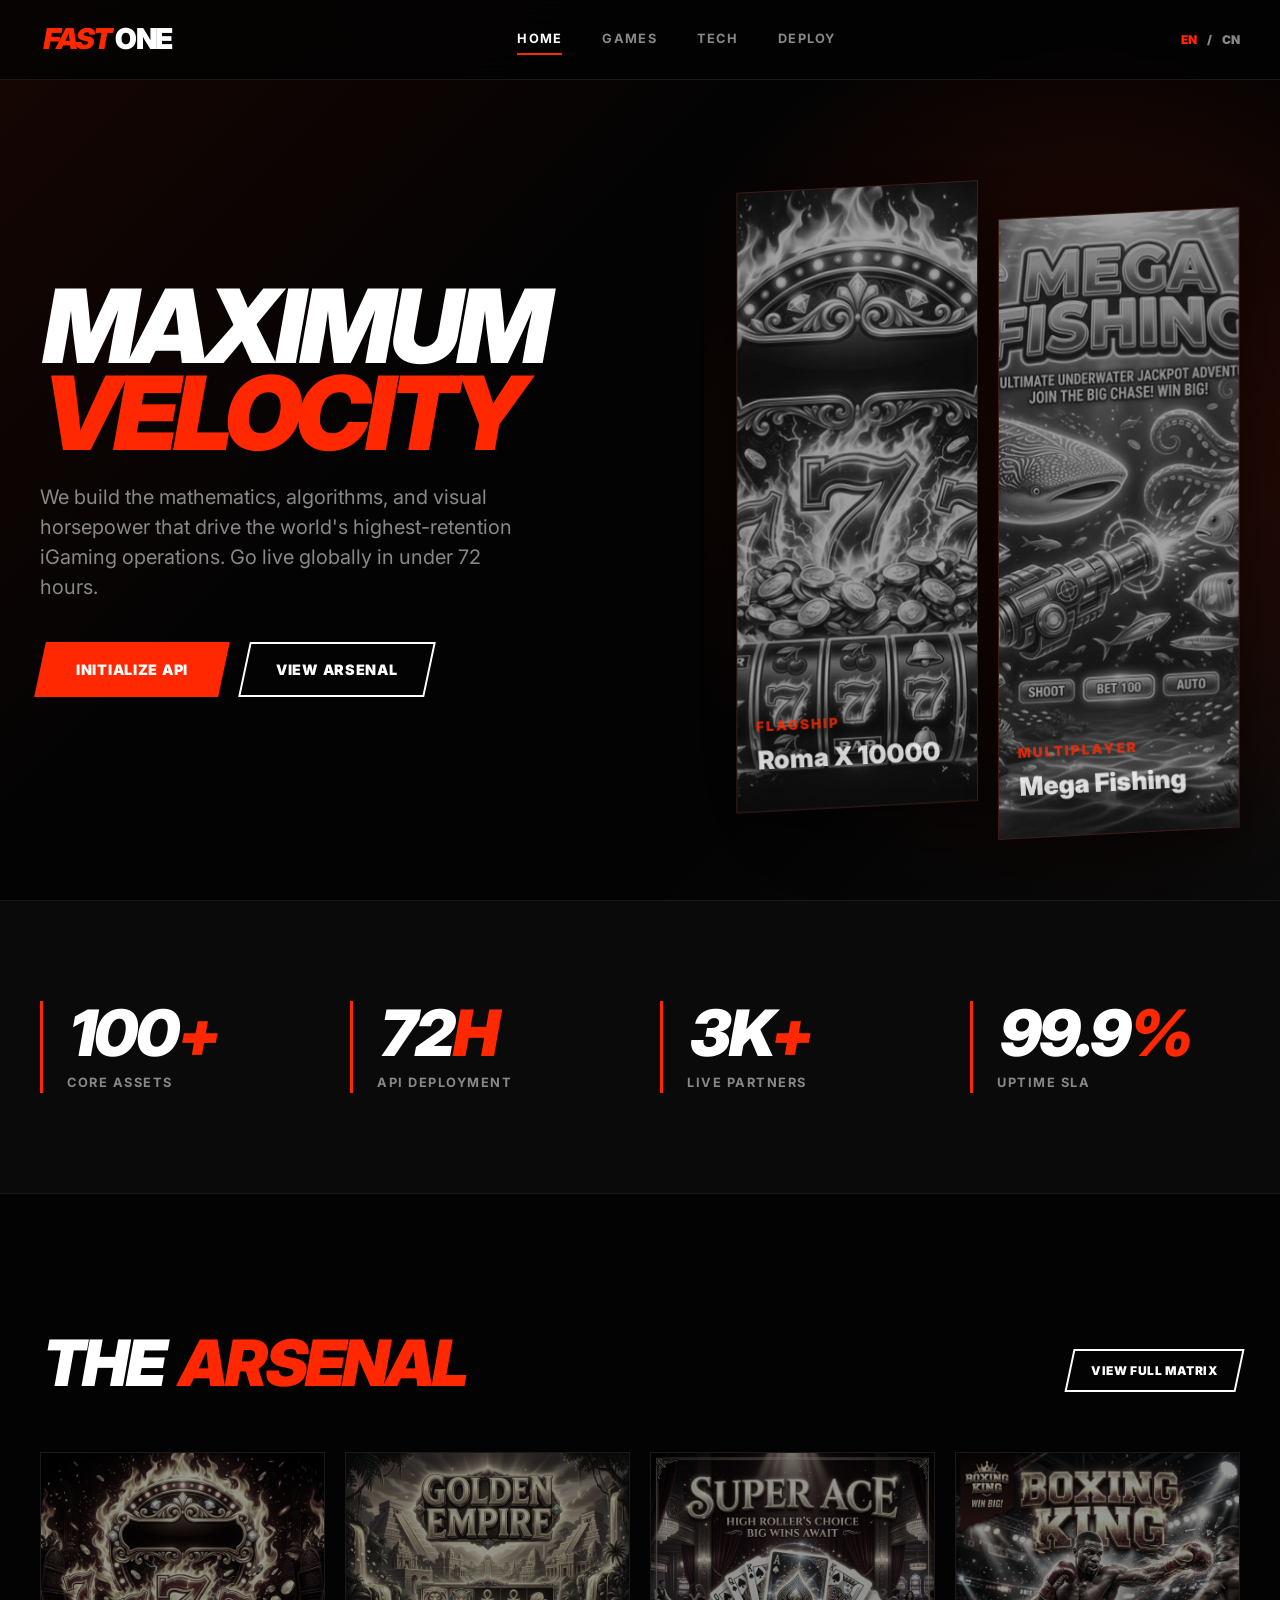
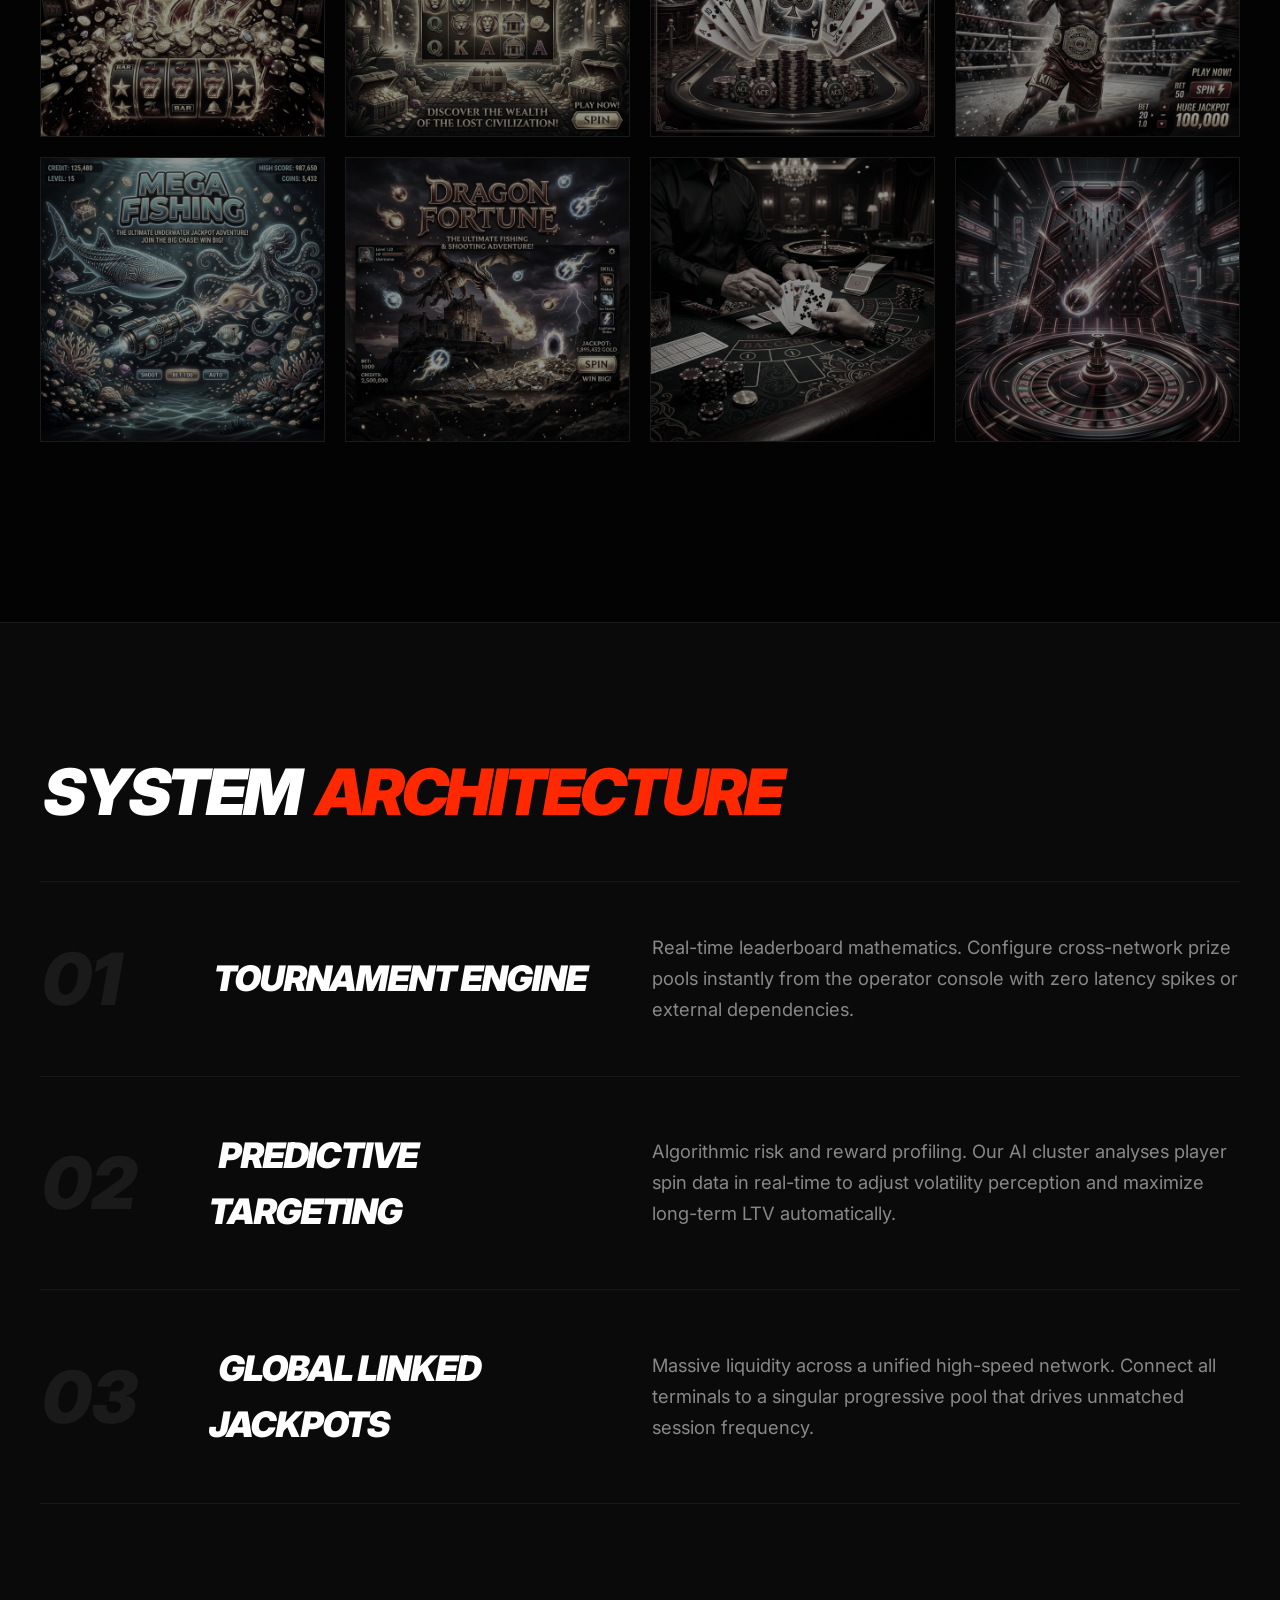
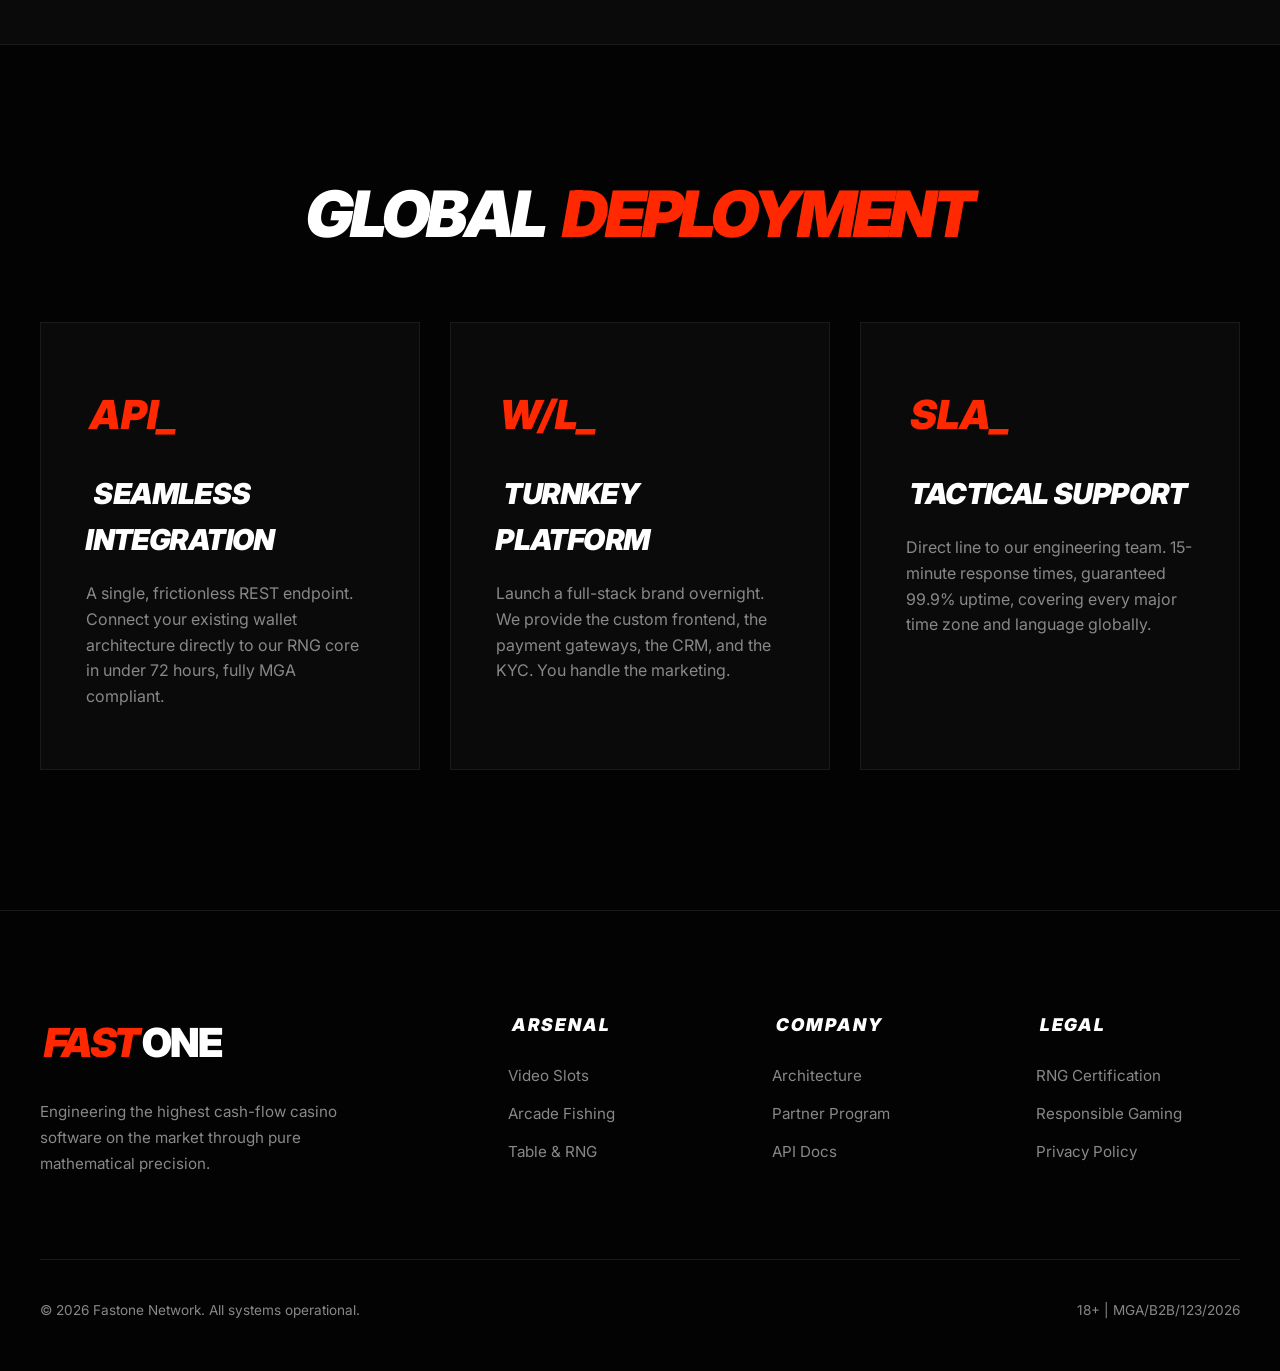
<file: index.html>
<!DOCTYPE html>
<html lang="en">
<head>
<meta charset="UTF-8">
<meta name="viewport" content="width=device-width, initial-scale=1.0">
<title>Fastone | The Zenith of iGaming Performance</title>
<link rel="stylesheet" href="style.css" />
</head>
<body>

<header id="header">
  <div class="container nav-wrap">
    <a href="index.html" class="logo"><span class="red-txt skew">FAST</span>ONE</a>
    <div class="nav-links">
      <a href="index.html" class="active">Home</a>
      <a href="games.html">Games</a>
      <a href="company.html">Tech</a>
      <a href="contact.html">Deploy</a>
    </div>
    <div class="lang">
      <span class="active">EN</span> / <span>CN</span>
    </div>
    <div class="menu-toggle" id="menu-toggle">
      <span></span>
      <span></span>
      <span></span>
    </div>
  </div>
</header>

<div class="mobile-nav" id="mobile-nav">
  <a href="index.html" class="active">Home</a>
  <a href="games.html">Games</a>
  <a href="company.html">Tech</a>
  <a href="contact.html">Deploy</a>
</div>

<section class="hero">
  <div class="container hero-grid">
    <div>
      <h1 class="h-title"><span class="skew">MAXIMUM</span><br><span class="red-txt skew">VELOCITY</span></h1>
      <p class="h-desc">We build the mathematics, algorithms, and visual horsepower that drive the world's highest-retention iGaming operations. Go live globally in under 72 hours.</p>
      <div class="h-actions">
        <a href="contact.html" class="btn-red"><span>Initialize API</span></a>
        <a href="games.html" class="btn-out"><span>View Arsenal</span></a>
      </div>
    </div>
    <div class="h-art" id="h-art">
      <!-- Injected via JS -->
    </div>
  </div>
</section>

<section class="stats">
  <div class="container stat-grid">
    <div class="stat-item"><div class="st-num skew">100<span class="red-txt">+</span></div><div class="st-lbl">Core Assets</div></div>
    <div class="stat-item"><div class="st-num skew">72<span class="red-txt">H</span></div><div class="st-lbl">API Deployment</div></div>
    <div class="stat-item"><div class="st-num skew">3K<span class="red-txt">+</span></div><div class="st-lbl">Live Partners</div></div>
    <div class="stat-item"><div class="st-num skew">99.9<span class="red-txt">%</span></div><div class="st-lbl">Uptime SLA</div></div>
  </div>
</section>

<section class="matrix">
  <div class="container">
    <div class="sec-head">
      <div>
        <h2 class="sec-title"><span class="skew">THE</span> <span class="s-red skew">ARSENAL</span></h2>
      </div>
      <a href="games.html" class="btn-out" style="padding: 10px 20px; font-size: 0.75rem;"><span>View Full Matrix</span></a>
    </div>
    <div class="grid-matrix" id="game-matrix">
      <!-- Injected via JS -->
    </div>
  </div>
</section>

<section class="arch">
  <div class="container">
    <h2 class="sec-title" style="margin-bottom: 60px;"><span class="skew">SYSTEM</span> <span class="s-red skew">ARCHITECTURE</span></h2>
    <div class="a-list">
      <div class="a-item">
        <div class="a-num skew">01</div>
        <div class="a-title skew">Tournament Engine</div>
        <div class="a-desc">Real-time leaderboard mathematics. Configure cross-network prize pools instantly from the operator console with zero latency spikes or external dependencies.</div>
      </div>
      <div class="a-item">
        <div class="a-num skew">02</div>
        <div class="a-title skew">Predictive Targeting</div>
        <div class="a-desc">Algorithmic risk and reward profiling. Our AI cluster analyses player spin data in real-time to adjust volatility perception and maximize long-term LTV automatically.</div>
      </div>
      <div class="a-item">
        <div class="a-num skew">03</div>
        <div class="a-title skew">Global Linked Jackpots</div>
        <div class="a-desc">Massive liquidity across a unified high-speed network. Connect all terminals to a singular progressive pool that drives unmatched session frequency.</div>
      </div>
    </div>
  </div>
</section>

<section class="deploy">
  <div class="container">
    <h2 class="sec-title" style="text-align: center; margin-bottom: 80px;"><span class="skew">GLOBAL</span> <span class="s-red skew">DEPLOYMENT</span></h2>
    <div class="d-grid">
      <div class="d-card">
        <div class="d-icon skew">API_</div>
        <div class="d-title skew">Seamless Integration</div>
        <div class="d-desc">A single, frictionless REST endpoint. Connect your existing wallet architecture directly to our RNG core in under 72 hours, fully MGA compliant.</div>
      </div>
      <div class="d-card">
        <div class="d-icon skew">W/L_</div>
        <div class="d-title skew">Turnkey Platform</div>
        <div class="d-desc">Launch a full-stack brand overnight. We provide the custom frontend, the payment gateways, the CRM, and the KYC. You handle the marketing.</div>
      </div>
      <div class="d-card">
        <div class="d-icon skew">SLA_</div>
        <div class="d-title skew">Tactical Support</div>
        <div class="d-desc">Direct line to our engineering team. 15-minute response times, guaranteed 99.9% uptime, covering every major time zone and language globally.</div>
      </div>
    </div>
  </div>
</section>

<footer>
  <div class="container">
    <div class="f-grid">
      <div>
        <div class="f-logo"><span class="red-txt skew">FAST</span>ONE</div>
        <div class="f-desc">Engineering the highest cash-flow casino software on the market through pure mathematical precision.</div>
      </div>
      <div>
        <div class="f-title skew">Arsenal</div>
        <a href="games.html" class="f-link">Video Slots</a>
        <a href="games.html" class="f-link">Arcade Fishing</a>
        <a href="games.html" class="f-link">Table & RNG</a>
      </div>
      <div>
        <div class="f-title skew">Company</div>
        <a href="company.html" class="f-link">Architecture</a>
        <a href="contact.html" class="f-link">Partner Program</a>
        <a href="#" class="f-link">API Docs</a>
      </div>
      <div>
        <div class="f-title skew">Legal</div>
        <a href="#" class="f-link">RNG Certification</a>
        <a href="#" class="f-link">Responsible Gaming</a>
        <a href="#" class="f-link">Privacy Policy</a>
      </div>
    </div>
    <div class="f-bot">
      <div>&copy; 2026 Fastone Network. All systems operational.</div>
      <div>18+ | MGA/B2B/123/2026</div>
    </div>
  </div>
</footer>

<script src="app.js"></script>
<script>
// MOBILE MENU LOGIC
const toggle = document.getElementById('menu-toggle');
const mobileNav = document.getElementById('mobile-nav');
const header = document.getElementById('header');

toggle.addEventListener('click', () => {
  toggle.classList.toggle('active');
  mobileNav.classList.toggle('active');
  document.body.style.overflow = mobileNav.classList.contains('active') ? 'hidden' : '';
});

// Close menu on link click
mobileNav.querySelectorAll('a').forEach(link => {
  link.addEventListener('click', () => {
    toggle.classList.remove('active');
    mobileNav.classList.remove('active');
    document.body.style.overflow = '';
  });
});

// Scroll background change
window.addEventListener('scroll', () => {
  if (window.scrollY > 50) {
    header.style.background = 'rgba(3,3,3,0.95)';
    header.style.height = '70px';
  } else {
    header.style.background = 'rgba(3,3,3,0.8)';
    header.style.height = '80px';
  }
});

// STRICT IMAGE ENFORCEMENT logic
document.addEventListener('DOMContentLoaded', () => {
  if (typeof GAMES === 'undefined' || typeof getGameImg === 'undefined') return;

  const heroArt = document.getElementById('h-art');
  const picks = [GAMES[0], GAMES[35]];
  
  if (heroArt) {
    heroArt.innerHTML = picks.map((g, i) => `
      <div class="ha-card" style="${i === 1 ? 'transform: translateY(40px);' : ''}">
        <img src="${getGameImg(g.name)}" alt="${g.name}">
        <div class="ha-text"><span>${i === 0 ? 'FLAGSHIP' : 'MULTIPLAYER'}</span>${g.name}</div>
      </div>
    `).join('');
  }

  const matrix = document.getElementById('game-matrix');
  const matrixPicks = [GAMES[0], GAMES[1], GAMES[2], GAMES[3], GAMES[35], GAMES[36], GAMES[40], GAMES[49]];

  if (matrix) {
    matrix.innerHTML = matrixPicks.map(g => !g ? '' : `
      <div class="m-card" onclick="alert('Demo: ${g.name.replace(/'/g,"\\'")}!')">
        <img src="${getGameImg(g.name)}" alt="${g.name}">
        <div class="m-card-info">
          <div class="mc-cat">${g.category}</div>
          <div class="mc-name">${g.name}</div>
          <div class="mc-play">PLAY DEMO</div>
        </div>
      </div>
    `).join('');
  }
});
</script>
</body>
</html>
</file>
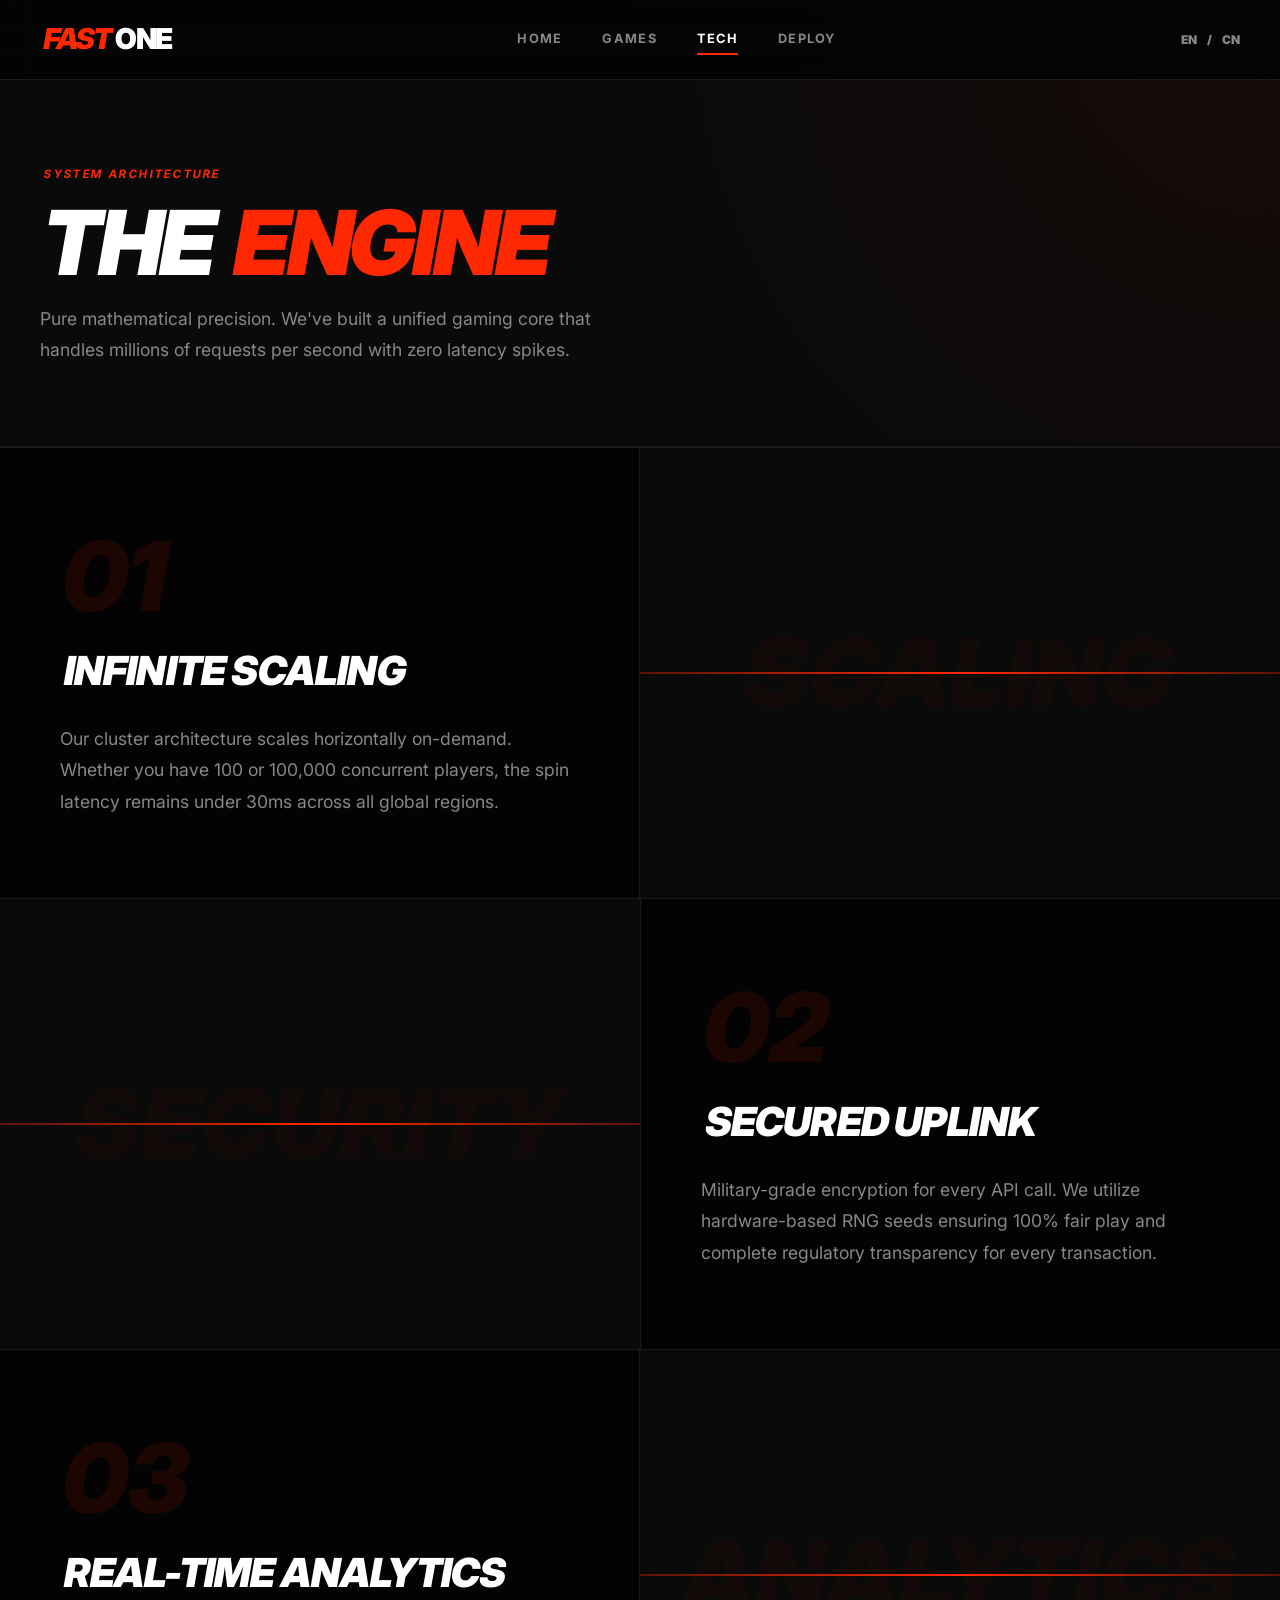
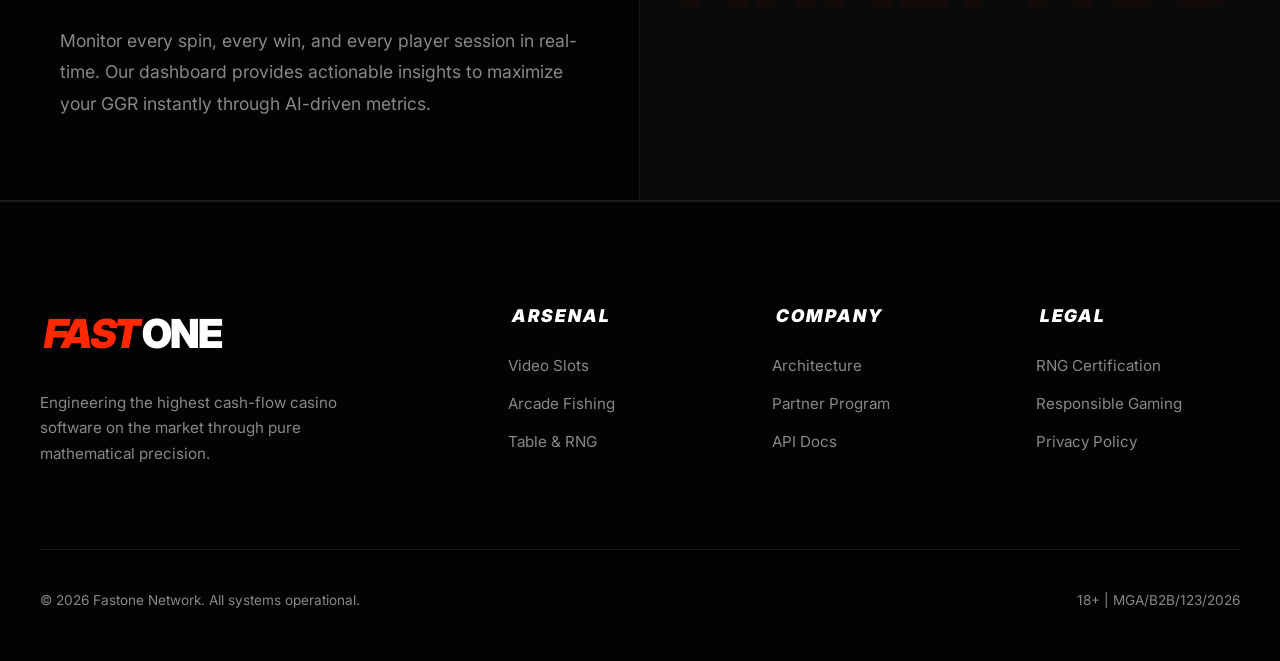
<file: company.html>
<!DOCTYPE html>
<html lang="en">
<head>
<meta charset="UTF-8">
<meta name="viewport" content="width=device-width, initial-scale=1.0">
<title>Fastone | Tech Architecture</title>
<link rel="stylesheet" href="style.css" />
</head>
<body>

<header id="header">
  <div class="container nav-wrap">
    <a href="index.html" class="logo"><span class="red-txt skew">FAST</span>ONE</a>
    <div class="nav-links">
      <a href="index.html">Home</a>
      <a href="games.html">Games</a>
      <a href="company.html" class="active">Tech</a>
      <a href="contact.html">Deploy</a>
    </div>
    <div class="lang">
      <span>EN</span> / <span>CN</span>
    </div>
    <div class="menu-toggle" id="menu-toggle">
      <span></span>
      <span></span>
      <span></span>
    </div>
  </div>
</header>

<div class="mobile-nav" id="mobile-nav">
  <a href="index.html">Home</a>
  <a href="games.html">Games</a>
  <a href="company.html" class="active">Tech</a>
  <a href="contact.html">Deploy</a>
</div>

<section class="pg-head">
  <div class="container">
    <div class="tag skew">System Architecture</div>
    <h1 class="pg-title"><span class="skew">THE</span> <span class="red-txt skew">ENGINE</span></h1>
    <p class="pg-desc">Pure mathematical precision. We've built a unified gaming core that handles millions of requests per second with zero latency spikes.</p>
  </div>
</section>

<section class="tech-grid">
  <div class="tech-item">
    <div class="tech-info">
      <div class="t-num skew">01</div>
      <h2 class="t-title skew">Infinite Scaling</h2>
      <p class="t-desc">Our cluster architecture scales horizontally on-demand. Whether you have 100 or 100,000 concurrent players, the spin latency remains under 30ms across all global regions.</p>
    </div>
    <div class="t-vis">
      <div class="t-vis-bg skew">SCALING</div>
      <div class="t-vis-line"></div>
    </div>
  </div>
  
  <div class="tech-item">
    <div class="tech-info">
      <div class="t-num skew">02</div>
      <h2 class="t-title skew">Secured Uplink</h2>
      <p class="t-desc">Military-grade encryption for every API call. We utilize hardware-based RNG seeds ensuring 100% fair play and complete regulatory transparency for every transaction.</p>
    </div>
    <div class="t-vis">
      <div class="t-vis-bg skew">SECURITY</div>
      <div class="t-vis-line"></div>
    </div>
  </div>

  <div class="tech-item">
    <div class="tech-info">
      <div class="t-num skew">03</div>
      <h2 class="t-title skew">Real-time Analytics</h2>
      <p class="t-desc">Monitor every spin, every win, and every player session in real-time. Our dashboard provides actionable insights to maximize your GGR instantly through AI-driven metrics.</p>
    </div>
    <div class="t-vis">
      <div class="t-vis-bg skew">ANALYTICS</div>
      <div class="t-vis-line"></div>
    </div>
  </div>
</section>

<footer>
  <div class="container">
    <div class="f-grid">
      <div>
        <div class="f-logo"><span class="red-txt skew">FAST</span>ONE</div>
        <div class="f-desc">Engineering the highest cash-flow casino software on the market through pure mathematical precision.</div>
      </div>
      <div>
        <div class="f-title skew">Arsenal</div>
        <a href="games.html" class="f-link">Video Slots</a>
        <a href="games.html" class="f-link">Arcade Fishing</a>
        <a href="games.html" class="f-link">Table & RNG</a>
      </div>
      <div>
        <div class="f-title skew">Company</div>
        <a href="company.html" class="f-link">Architecture</a>
        <a href="contact.html" class="f-link">Partner Program</a>
        <a href="#" class="f-link">API Docs</a>
      </div>
      <div>
        <div class="f-title skew">Legal</div>
        <a href="#" class="f-link">RNG Certification</a>
        <a href="#" class="f-link">Responsible Gaming</a>
        <a href="#" class="f-link">Privacy Policy</a>
      </div>
    </div>
    <div class="f-bot">
      <div>&copy; 2026 Fastone Network. All systems operational.</div>
      <div>18+ | MGA/B2B/123/2026</div>
    </div>
  </div>
</footer>

<script>
// MOBILE MENU LOGIC
const toggle = document.getElementById('menu-toggle');
const mobileNav = document.getElementById('mobile-nav');
const header = document.getElementById('header');

toggle.addEventListener('click', () => {
  toggle.classList.toggle('active');
  mobileNav.classList.toggle('active');
  document.body.style.overflow = mobileNav.classList.contains('active') ? 'hidden' : '';
});

mobileNav.querySelectorAll('a').forEach(link => {
  link.addEventListener('click', () => {
    toggle.classList.remove('active');
    mobileNav.classList.remove('active');
    document.body.style.overflow = '';
  });
});

window.addEventListener('scroll', () => {
  if (window.scrollY > 50) {
    header.style.background = 'rgba(3,3,3,0.95)';
    header.style.height = '70px';
  } else {
    header.style.background = 'rgba(3,3,3,0.8)';
    header.style.height = '80px';
  }
});
</script>
</body>
</html>
</file>
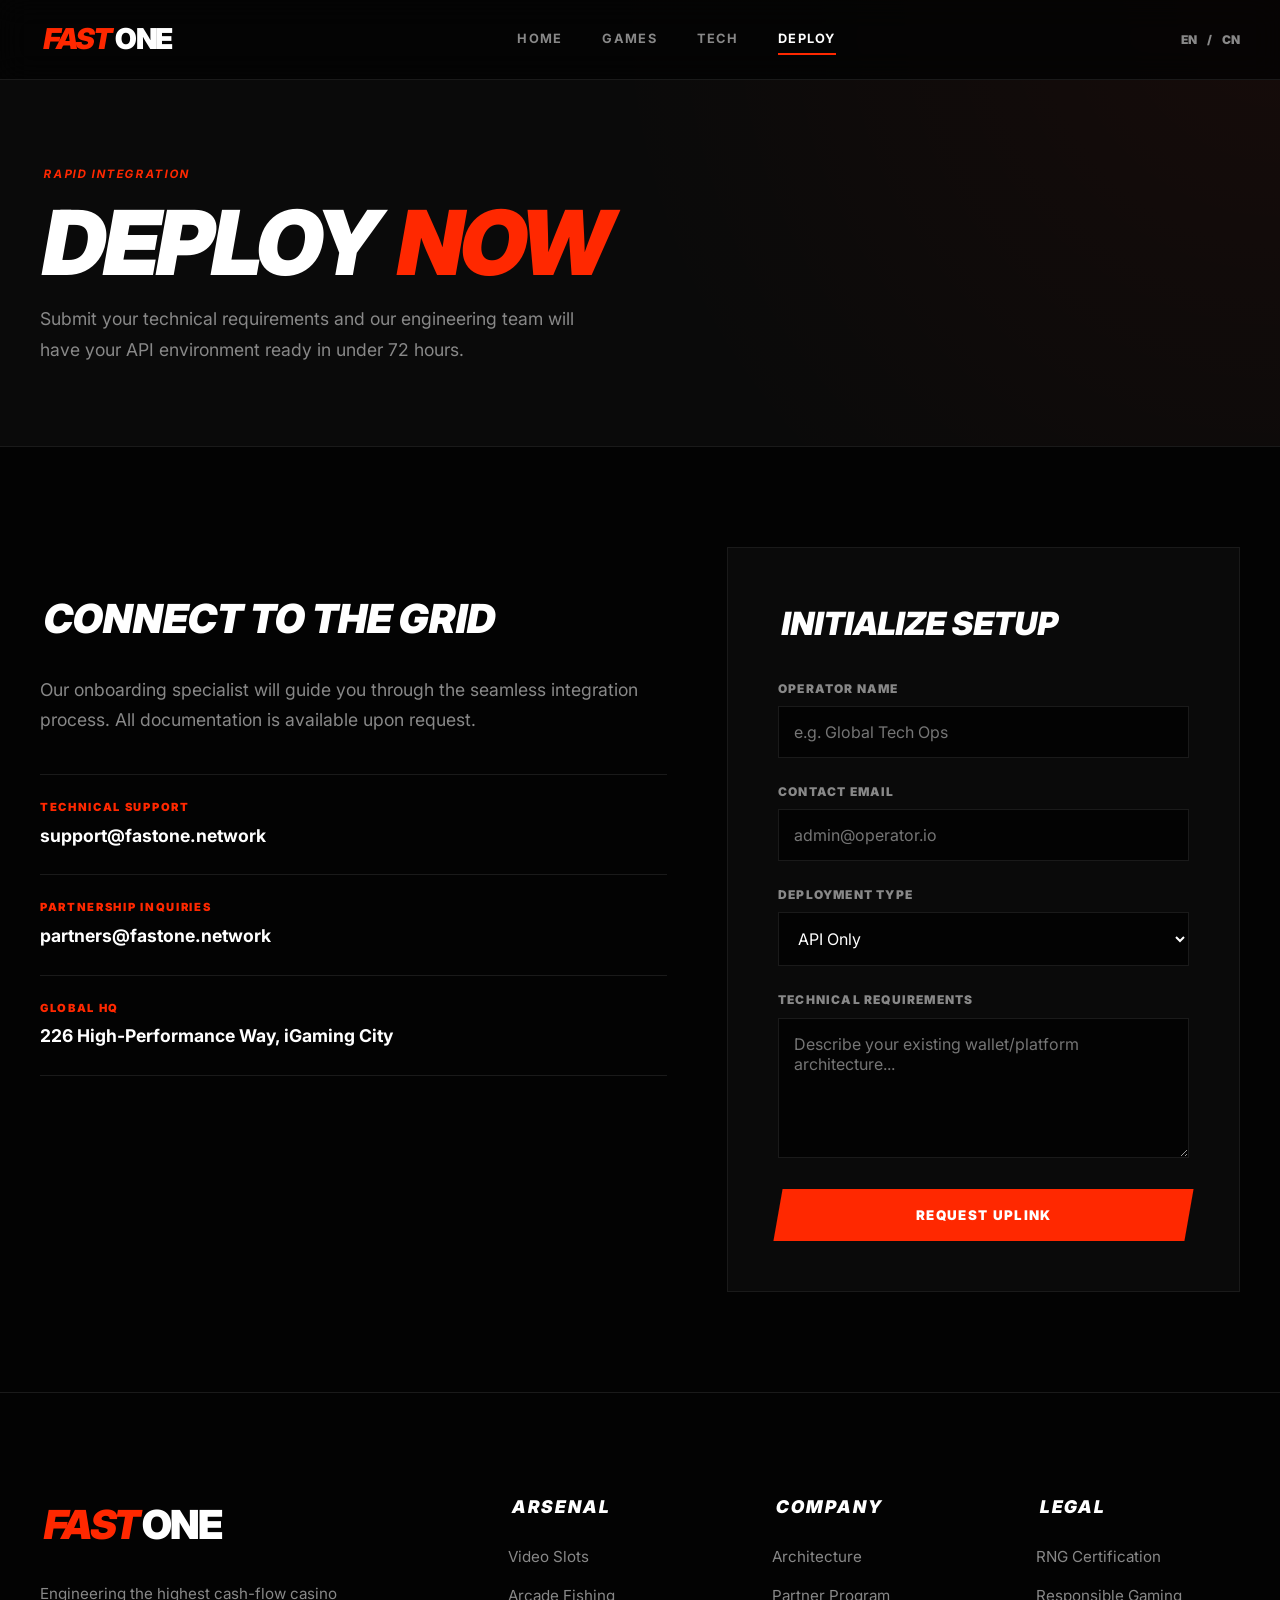
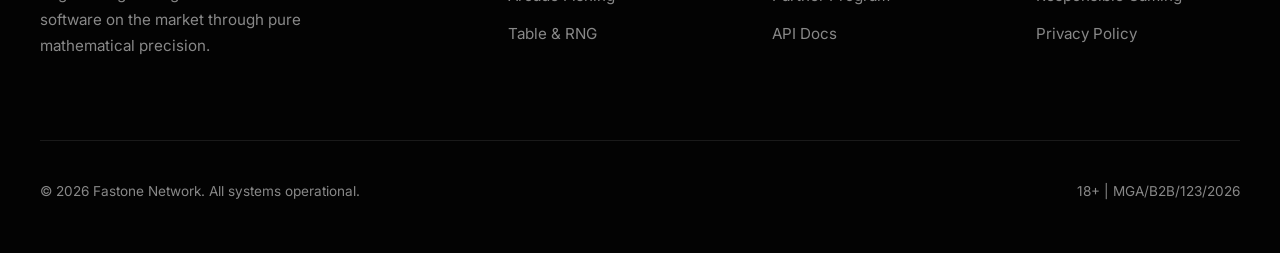
<file: contact.html>
<!DOCTYPE html>
<html lang="en">
<head>
<meta charset="UTF-8">
<meta name="viewport" content="width=device-width, initial-scale=1.0">
<title>Fastone | Deploy Now</title>
<link rel="stylesheet" href="style.css" />
</head>
<body>

<header id="header">
  <div class="container nav-wrap">
    <a href="index.html" class="logo"><span class="red-txt skew">FAST</span>ONE</a>
    <div class="nav-links">
      <a href="index.html">Home</a>
      <a href="games.html">Games</a>
      <a href="company.html">Tech</a>
      <a href="contact.html" class="active">Deploy</a>
    </div>
    <div class="lang">
      <span>EN</span> / <span>CN</span>
    </div>
    <div class="menu-toggle" id="menu-toggle">
      <span></span>
      <span></span>
      <span></span>
    </div>
  </div>
</header>

<div class="mobile-nav" id="mobile-nav">
  <a href="index.html">Home</a>
  <a href="games.html">Games</a>
  <a href="company.html">Tech</a>
  <a href="contact.html" class="active">Deploy</a>
</div>

<section class="page-hero">
  <div class="container">
    <div class="tag skew">Rapid Integration</div>
    <h1 class="page-hero__title"><span class="skew">DEPLOY</span> <span class="red-txt skew">NOW</span></h1>
    <p class="page-hero__sub">Submit your technical requirements and our engineering team will have your API environment ready in under 72 hours.</p>
  </div>
</section>

<section class="container">
  <div class="deploy-grid">
    <div class="info-box">
      <h3 class="skew">Connect to the Grid</h3>
      <p class="info-desc">Our onboarding specialist will guide you through the seamless integration process. All documentation is available upon request.</p>
      
      <div class="i-list">
        <div class="i-item">
          <div class="i-lbl">Technical Support</div>
          <div class="i-val">support@fastone.network</div>
        </div>
        <div class="i-item">
          <div class="i-lbl">Partnership Inquiries</div>
          <div class="i-val">partners@fastone.network</div>
        </div>
        <div class="i-item">
          <div class="i-lbl">Global HQ</div>
          <div class="i-val">226 High-Performance Way, iGaming City</div>
        </div>
      </div>
    </div>

    <div class="form-box">
      <h3 class="fm-title skew">Initialize Setup</h3>
      <form id="contact-form" onsubmit="event.preventDefault(); alert('Request Received! Our engineering team will contact you within 15 minutes.');">
        <div class="fm-grp">
          <label class="fm-lbl">Operator Name</label>
          <input type="text" class="fm-input" placeholder="e.g. Global Tech Ops" required>
        </div>
        <div class="fm-grp">
          <label class="fm-lbl">Contact Email</label>
          <input type="email" class="fm-input" placeholder="admin@operator.io" required>
        </div>
        <div class="fm-grp">
          <label class="fm-lbl">Deployment Type</label>
          <select class="fm-input">
            <option>API Only</option>
            <option>White Label Solution</option>
            <option>Turnkey Platform</option>
          </select>
        </div>
        <div class="fm-grp">
          <label class="fm-lbl">Technical Requirements</label>
          <textarea class="fm-input" placeholder="Describe your existing wallet/platform architecture..."></textarea>
        </div>
        <button type="submit" class="btn-submit"><span class="skew">Request Uplink</span></button>
      </form>
    </div>
  </div>
</section>

<footer>
  <div class="container">
    <div class="f-grid">
      <div>
        <div class="f-logo"><span class="red-txt skew">FAST</span>ONE</div>
        <div class="f-desc">Engineering the highest cash-flow casino software on the market through pure mathematical precision.</div>
      </div>
      <div>
        <div class="f-title skew">Arsenal</div>
        <a href="games.html" class="f-link">Video Slots</a>
        <a href="games.html" class="f-link">Arcade Fishing</a>
        <a href="games.html" class="f-link">Table & RNG</a>
      </div>
      <div>
        <div class="f-title skew">Company</div>
        <a href="company.html" class="f-link">Architecture</a>
        <a href="contact.html" class="f-link">Partner Program</a>
        <a href="#" class="f-link">API Docs</a>
      </div>
      <div>
        <div class="f-title skew">Legal</div>
        <a href="#" class="f-link">RNG Certification</a>
        <a href="#" class="f-link">Responsible Gaming</a>
        <a href="#" class="f-link">Privacy Policy</a>
      </div>
    </div>
    <div class="f-bot">
      <div>&copy; 2026 Fastone Network. All systems operational.</div>
      <div>18+ | MGA/B2B/123/2026</div>
    </div>
  </div>
</footer>

<script>
// MOBILE MENU LOGIC
const toggle = document.getElementById('menu-toggle');
const mobileNav = document.getElementById('mobile-nav');
const header = document.getElementById('header');

toggle.addEventListener('click', () => {
  toggle.classList.toggle('active');
  mobileNav.classList.toggle('active');
  document.body.style.overflow = mobileNav.classList.contains('active') ? 'hidden' : '';
});

mobileNav.querySelectorAll('a').forEach(link => {
  link.addEventListener('click', () => {
    toggle.classList.remove('active');
    mobileNav.classList.remove('active');
    document.body.style.overflow = '';
  });
});

window.addEventListener('scroll', () => {
  if (window.scrollY > 50) {
    header.style.background = 'rgba(3,3,3,0.95)';
    header.style.height = '70px';
  } else {
    header.style.background = 'rgba(3,3,3,0.8)';
    header.style.height = '80px';
  }
});
</script>
</body>
</html>
</file>
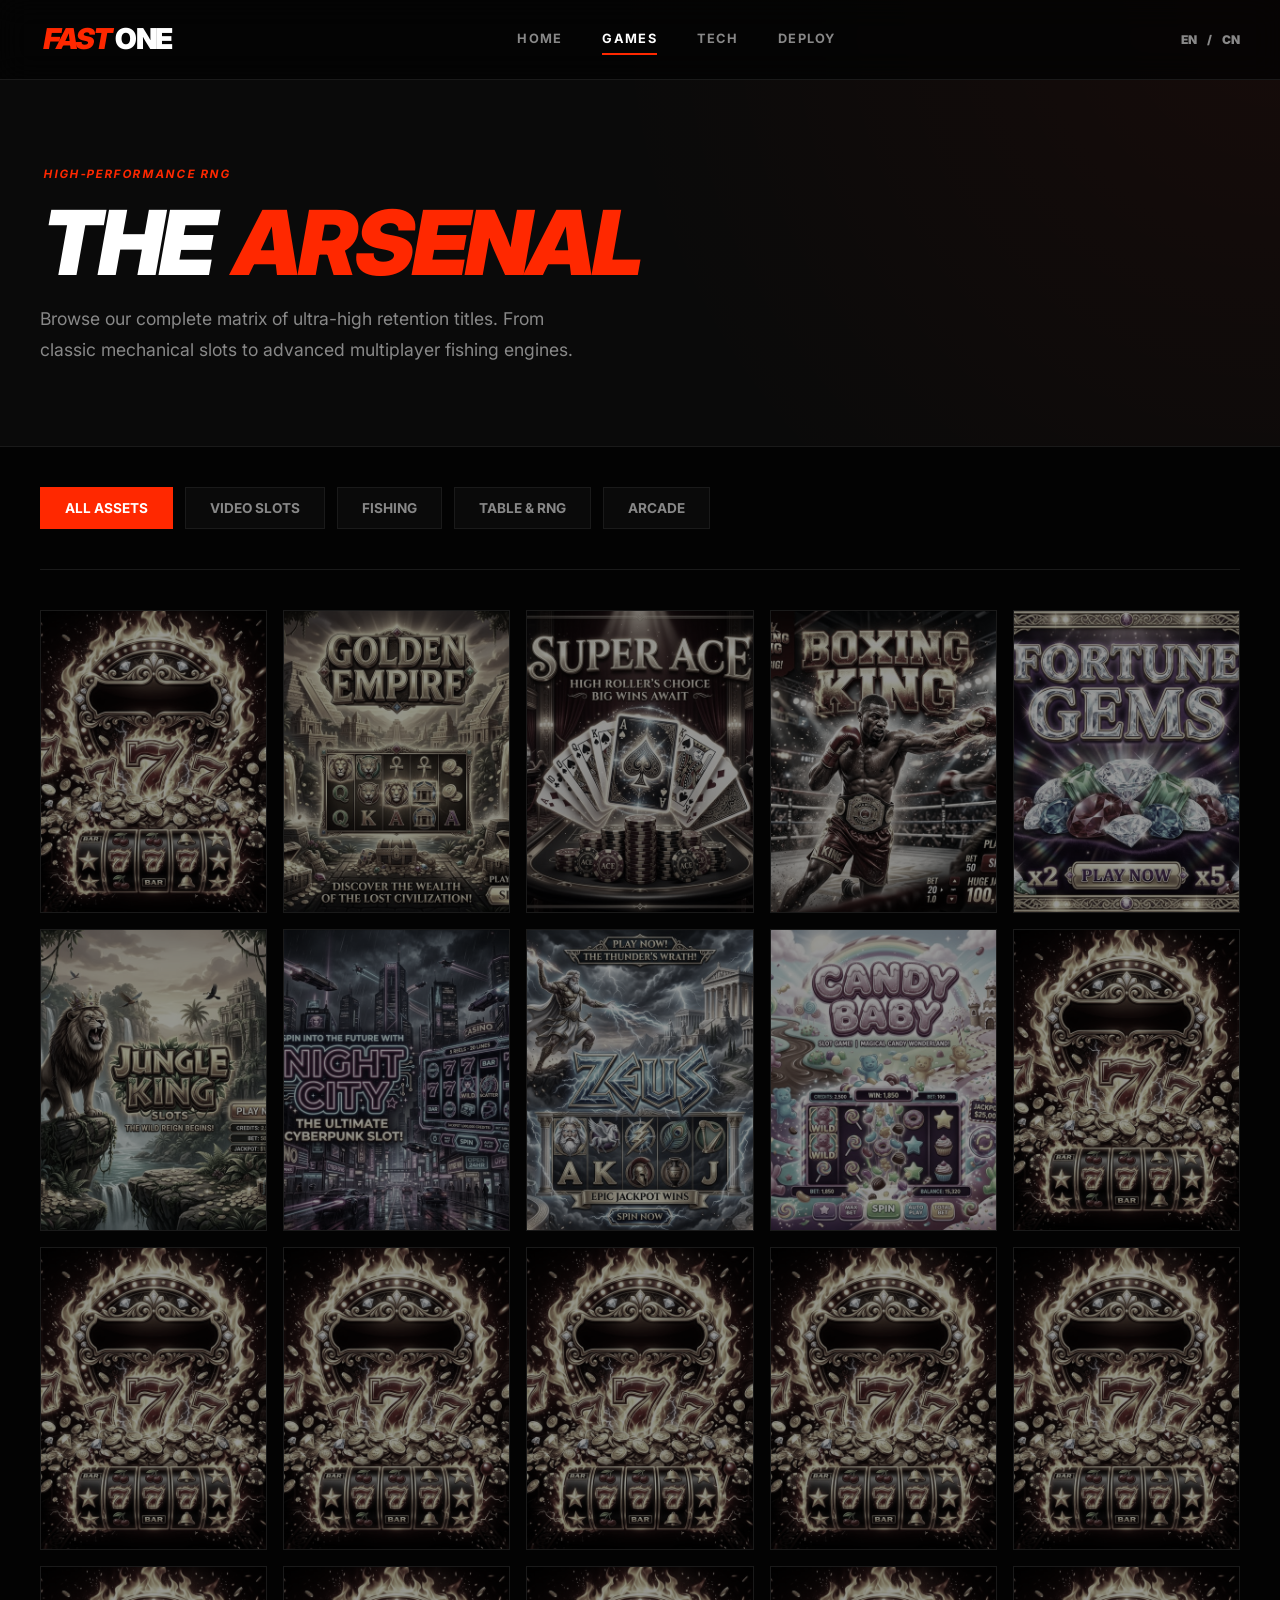
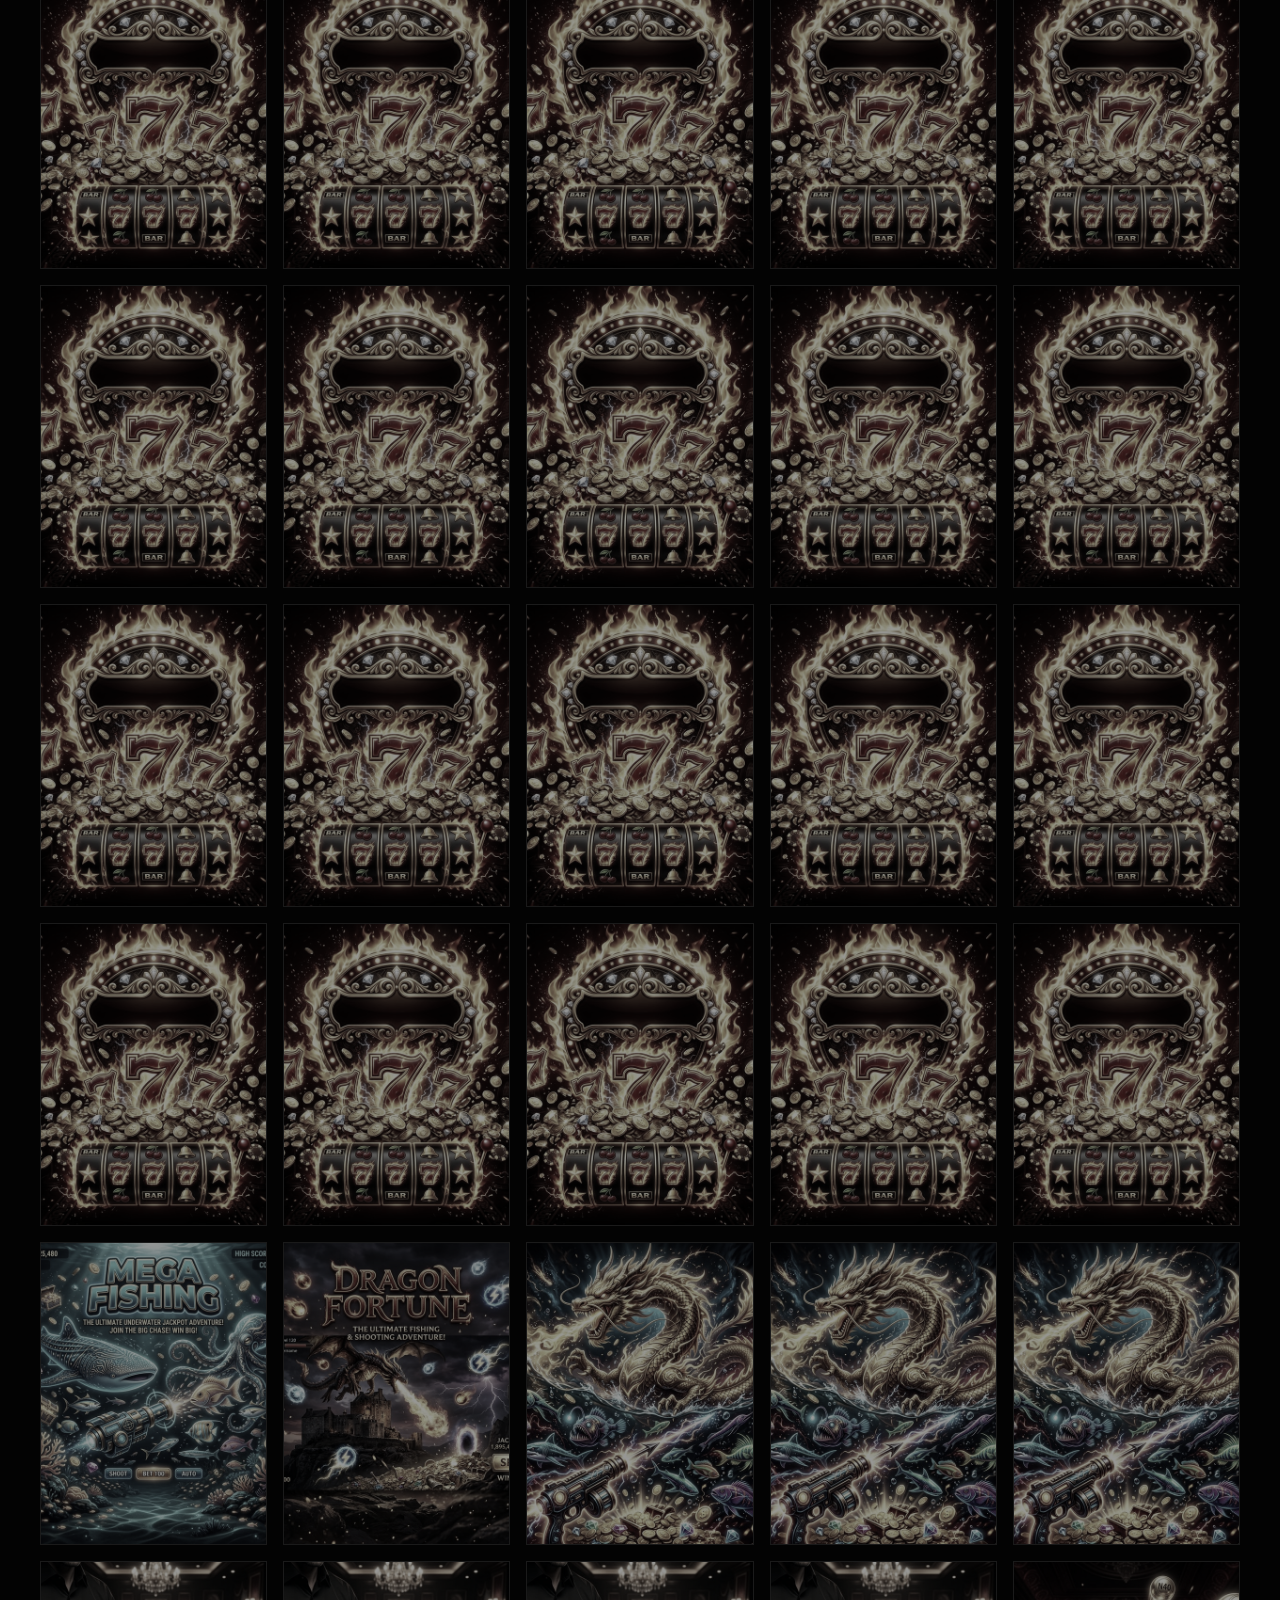
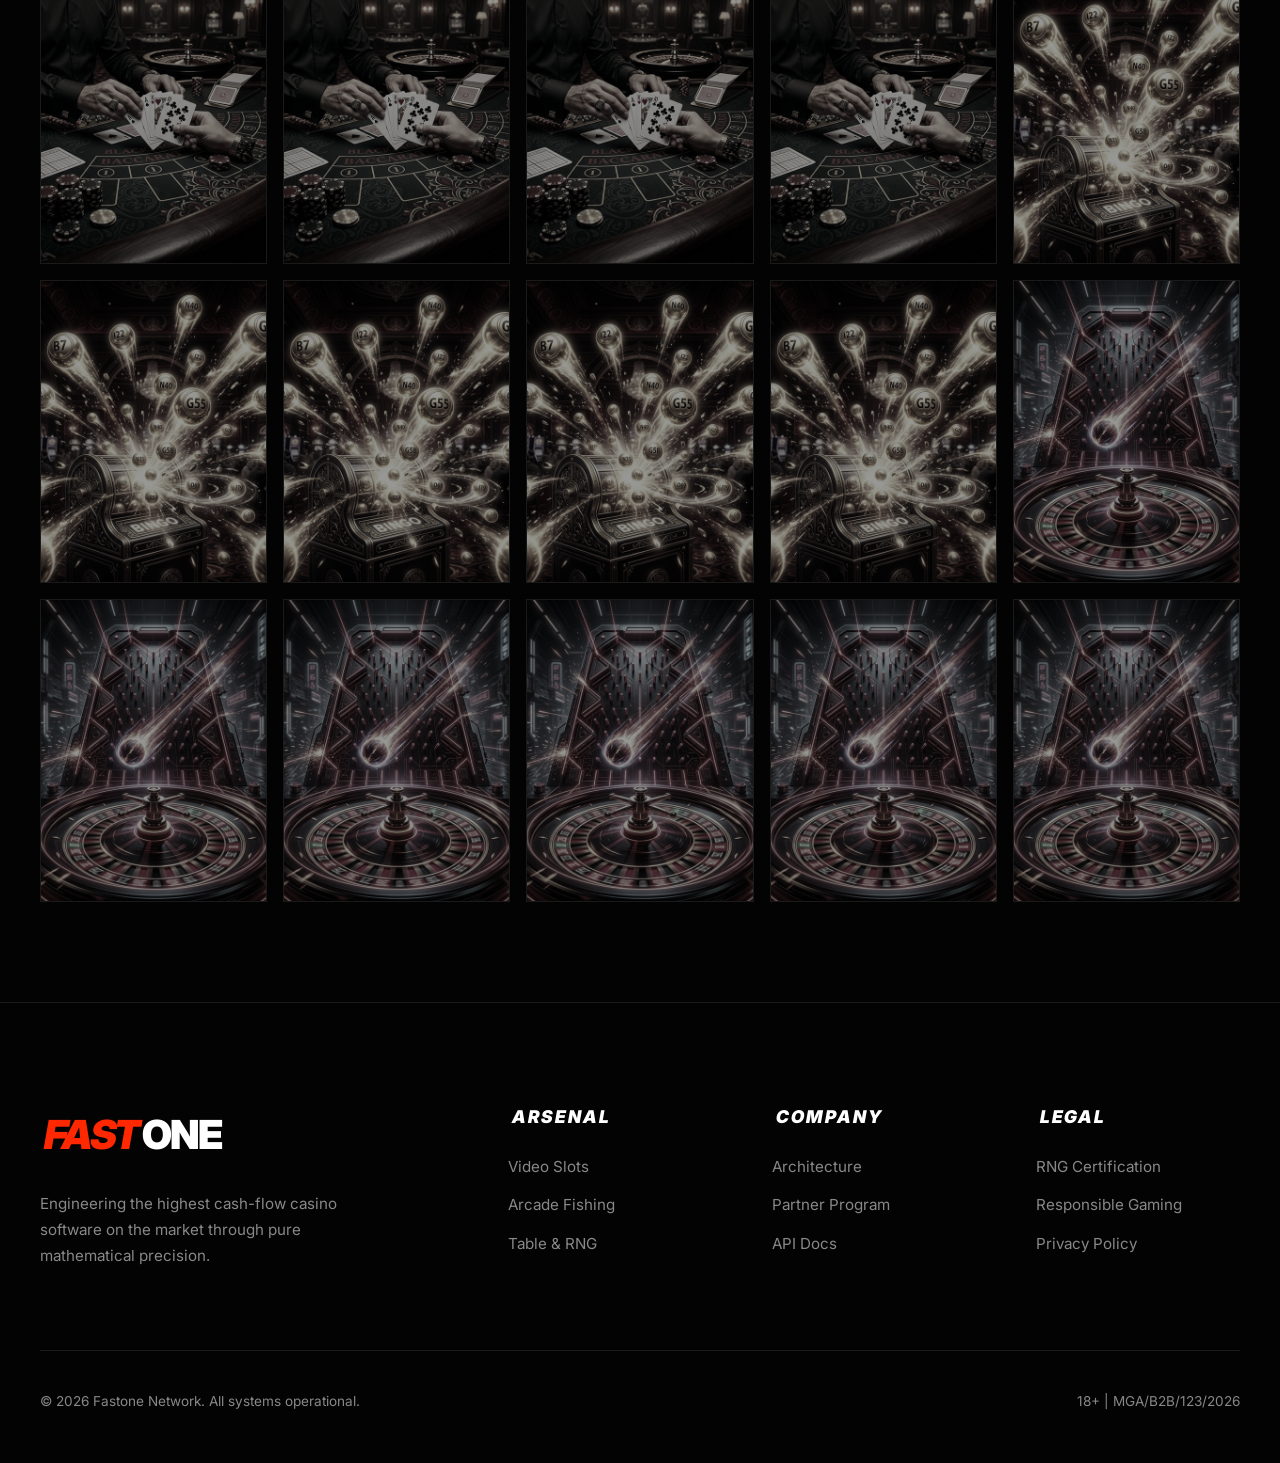
<file: games.html>
<!DOCTYPE html>
<html lang="en">
<head>
<meta charset="UTF-8">
<meta name="viewport" content="width=device-width, initial-scale=1.0">
<title>Fastone | The Arsenal</title>
<link rel="stylesheet" href="style.css" />
</head>
<body>

<header id="header">
  <div class="container nav-wrap">
    <a href="index.html" class="logo"><span class="red-txt skew">FAST</span>ONE</a>
    <div class="nav-links">
      <a href="index.html">Home</a>
      <a href="games.html" class="active">Games</a>
      <a href="company.html">Tech</a>
      <a href="contact.html">Deploy</a>
    </div>
    <div class="lang">
      <span>EN</span> / <span>CN</span>
    </div>
    <div class="menu-toggle" id="menu-toggle">
      <span></span>
      <span></span>
      <span></span>
    </div>
  </div>
</header>

<div class="mobile-nav" id="mobile-nav">
  <a href="index.html">Home</a>
  <a href="games.html" class="active">Games</a>
  <a href="company.html">Tech</a>
  <a href="contact.html">Deploy</a>
</div>

<section class="page-hero">
  <div class="container">
    <div class="tag skew">High-Performance RNG</div>
    <h1 class="page-hero__title"><span class="skew">THE</span> <span class="red-txt skew">ARSENAL</span></h1>
    <p class="page-hero__sub">Browse our complete matrix of ultra-high retention titles. From classic mechanical slots to advanced multiplayer fishing engines.</p>
  </div>
</section>

<section class="container">
  <div class="filters" id="filters">
    <button class="f-btn active" data-cat="all">All Assets</button>
    <button class="f-btn" data-cat="slots">Video Slots</button>
    <button class="f-btn" data-cat="fishing">Fishing</button>
    <button class="f-btn" data-cat="table">Table & RNG</button>
    <button class="f-btn" data-cat="arcade">Arcade</button>
  </div>
  
  <div class="g-grid" id="g-grid">
    <!-- Injected via JS -->
  </div>
</section>

<footer>
  <div class="container">
    <div class="f-grid">
      <div>
        <div class="f-logo"><span class="red-txt skew">FAST</span>ONE</div>
        <div class="f-desc">Engineering the highest cash-flow casino software on the market through pure mathematical precision.</div>
      </div>
      <div>
        <div class="f-title skew">Arsenal</div>
        <a href="games.html" class="f-link">Video Slots</a>
        <a href="games.html" class="f-link">Arcade Fishing</a>
        <a href="games.html" class="f-link">Table & RNG</a>
      </div>
      <div>
        <div class="f-title skew">Company</div>
        <a href="company.html" class="f-link">Architecture</a>
        <a href="contact.html" class="f-link">Partner Program</a>
        <a href="#" class="f-link">API Docs</a>
      </div>
      <div>
        <div class="f-title skew">Legal</div>
        <a href="#" class="f-link">RNG Certification</a>
        <a href="#" class="f-link">Responsible Gaming</a>
        <a href="#" class="f-link">Privacy Policy</a>
      </div>
    </div>
    <div class="f-bot">
      <div>&copy; 2026 Fastone Network. All systems operational.</div>
      <div>18+ | MGA/B2B/123/2026</div>
    </div>
  </div>
</footer>

<script src="app.js"></script>
<script>
// MOBILE MENU LOGIC
const toggle = document.getElementById('menu-toggle');
const mobileNav = document.getElementById('mobile-nav');
const header = document.getElementById('header');

toggle.addEventListener('click', () => {
  toggle.classList.toggle('active');
  mobileNav.classList.toggle('active');
  document.body.style.overflow = mobileNav.classList.contains('active') ? 'hidden' : '';
});

mobileNav.querySelectorAll('a').forEach(link => {
  link.addEventListener('click', () => {
    toggle.classList.remove('active');
    mobileNav.classList.remove('active');
    document.body.style.overflow = '';
  });
});

window.addEventListener('scroll', () => {
  if (window.scrollY > 50) {
    header.style.background = 'rgba(3,3,3,0.95)';
    header.style.height = '70px';
  } else {
    header.style.background = 'rgba(3,3,3,0.8)';
    header.style.height = '80px';
  }
});

// Game Grid Logic
document.addEventListener('DOMContentLoaded', () => {
  if (typeof GAMES === 'undefined' || typeof getGameImg === 'undefined') return;

  const grid = document.getElementById('g-grid');
  const btns = document.querySelectorAll('.f-btn');

  function render(cat) {
    const filtered = cat === 'all' ? GAMES : GAMES.filter(g => g.category.toLowerCase().includes(cat));
    grid.innerHTML = filtered.map(g => `
      <div class="g-card" onclick="alert('Demo: ${g.name.replace(/'/g,"\\'")}!')">
        <img src="${getGameImg(g.name)}" alt="${g.name}">
        <div class="g-card-info">
          <div class="gc-cat">${g.category}</div>
          <div class="gc-name">${g.name}</div>
          <div class="gc-stats">
            <div class="gc-st">RTP: <strong>96.5%</strong></div>
            <div class="gc-st">Vol: <strong>High</strong></div>
          </div>
          <button class="gc-play">PLAY DEMO</button>
        </div>
      </div>
    `).join('');
  }

  btns.forEach(b => {
    b.addEventListener('click', () => {
      btns.forEach(x => x.classList.remove('active'));
      b.classList.add('active');
      render(b.dataset.cat);
    });
  });

  render('all');
});
</script>
</body>
</html>
</file>
<file: style.css>
/* ============================================================
   CONCEPT: ULTRA — Unified Stylesheet
   Extreme Performance | Inter 900 | #FF2800
   ============================================================ */

@import url('https://fonts.googleapis.com/css2?family=Inter:wght@400;700;900&display=swap');

:root {
  --red:       #FF2800;
  --red-hover: #cc2000;
  --black:     #030303;
  --dark:      #0a0a0a;
  --line:      #1a1a1a;
  --white:     #ffffff;
  --gray:      #888888;
  --trans:     0.4s cubic-bezier(0.25, 1, 0.5, 1);
}

*, *::before, *::after { box-sizing: border-box; margin: 0; padding: 0; }
html { scroll-behavior: smooth; }
body {
  font-family: 'Inter', sans-serif;
  background-color: var(--black);
  color: var(--white);
  line-height: 1.6;
  overflow-x: hidden;
  -webkit-font-smoothing: antialiased;
}
a { text-decoration: none; color: inherit; transition: var(--trans); }
button { font-family: inherit; cursor: pointer; border: none; background: none; }
img { max-width: 100%; display: block; }

/* ── Utilities ───────────────────────────────────── */
.container { width: 100%; max-width: 1440px; margin: 0 auto; padding: 0 40px; }
.red-txt, .s-red { color: var(--red); }
.skew { transform: skewX(-10deg); display: inline-block; padding: 0 4px; }

/* ── Navigation ──────────────────────────────────── */
header {
  position: fixed; top: 0; width: 100%; z-index: 1000;
  background: rgba(3,3,3,0.8); backdrop-filter: blur(15px);
  border-bottom: 1px solid var(--line); height: 80px; display: flex; align-items: center;
  transition: background var(--trans);
}
.nav-wrap { display: flex; justify-content: space-between; align-items: center; width: 100%; }
.logo { font-size: 1.8rem; font-weight: 900; letter-spacing: -0.05em; transition: var(--trans); }
.logo:hover { transform: skewX(-10deg) scale(1.05); }

.nav-links { display: flex; gap: 40px; }
.nav-links a { font-size: 0.8rem; font-weight: 700; text-transform: uppercase; letter-spacing: 0.1em; color: var(--gray); position: relative; }
.nav-links a::after { content: ''; position: absolute; bottom: -5px; left: 0; width: 0; height: 2px; background: var(--red); transition: width 0.3s ease; }
.nav-links a:hover::after, .nav-links a.active::after { width: 100%; }
.nav-links a:hover, .nav-links a.active { color: var(--white); }

.lang { font-size: 0.75rem; font-weight: 900; color: var(--gray); display: flex; gap: 10px; }
.lang span.active { color: var(--red); }

/* Mobile Menu Toggle */
.menu-toggle {
  display: none; flex-direction: column; gap: 6px; cursor: pointer; z-index: 1100;
}
.menu-toggle span {
  display: block; width: 30px; height: 2px; background: var(--white); transition: var(--trans);
}
.menu-toggle.active span:nth-child(1) { transform: translateY(8px) rotate(45deg); }
.menu-toggle.active span:nth-child(2) { opacity: 0; }
.menu-toggle.active span:nth-child(3) { transform: translateY(-8px) rotate(-45deg); }

/* Mobile Menu Overlay */
.mobile-nav {
  position: fixed; inset: 0; background: var(--black); z-index: 1050;
  display: flex; flex-direction: column; align-items: center; justify-content: center;
  gap: 30px; transform: translateX(100%); transition: transform 0.5s cubic-bezier(0.77, 0, 0.175, 1);
  padding: 40px;
}
.mobile-nav.active { transform: translateX(0); }
.mobile-nav a { font-size: 2.5rem; font-weight: 900; text-transform: uppercase; letter-spacing: 0.05em; }
.mobile-nav a:hover, .mobile-nav a.active { color: var(--red); }

/* ── Buttons ─────────────────────────────────────── */
.btn-red {
  display: inline-flex; align-items: center; justify-content: center;
  background: var(--red); color: var(--white);
  padding: 16px 36px; font-weight: 900; font-size: 0.9rem;
  text-transform: uppercase; letter-spacing: 0.05em;
  transform: skewX(-12deg); position: relative; overflow: hidden;
  transition: var(--trans); border: none;
}
.btn-red span { transform: skewX(12deg); position: relative; z-index: 2; }
.btn-red::before {
  content: ''; position: absolute; top: 0; left: -100%; width: 100%; height: 100%;
  background: rgba(255,255,255,0.3); transition: transform 0.6s ease-in-out; z-index: 1;
}
.btn-red:hover::before { transform: translateX(200%); }
.btn-red:hover { background: var(--red-hover); box-shadow: 0 0 30px rgba(255, 40, 0, 0.4); }

.btn-out {
  display: inline-flex; align-items: center; justify-content: center;
  background: transparent; color: var(--white);
  padding: 14px 30px; font-weight: 900; font-size: 0.9rem;
  text-transform: uppercase; letter-spacing: 0.05em;
  border: 2px solid var(--white); transform: skewX(-12deg);
  transition: var(--trans);
}
.btn-out span { transform: skewX(12deg); }
.btn-out:hover { background: var(--white); color: var(--black); }

/* ── Hero ────────────────────────────────────────── */
.hero {
  padding: 180px 0 100px; min-height: 100vh;
  display: flex; align-items: center;
  border-bottom: 1px solid var(--line);
  position: relative; overflow: hidden;
}
.hero::before {
  content: ''; position: absolute; inset: 0;
  background: linear-gradient(135deg, rgba(255,40,0,0.08) 0%, transparent 40%),
              linear-gradient(-45deg, rgba(255,255,255,0.03) 0%, transparent 30%);
  pointer-events: none;
}
.hero::after {
  content:''; position: absolute; right: -15%; top: -10%; width: 60%; height: 120%;
  background: radial-gradient(circle, rgba(255,40,0,0.2) 0%, transparent 70%);
  z-index: 0; pointer-events: none; animation: pulse-red 10s infinite alternate;
}
@keyframes pulse-red {
  from { opacity: 0.4; transform: translate(5%, 5%) scale(1); }
  to { opacity: 1; transform: translate(0, 0) scale(1.1); }
}

.hero-grid { display: grid; grid-template-columns: 1.1fr 0.9fr; gap: 80px; align-items: center; position: relative; z-index: 1; }
.h-title { 
  font-size: clamp(3.5rem, 8vw, 7.5rem); 
  font-weight: 900; line-height: 0.85; letter-spacing: -0.05em; 
  margin-bottom: 24px; text-transform: uppercase; 
}
.h-desc { font-size: 1.25rem; color: var(--gray); max-width: 500px; margin-bottom: 40px; font-weight: 400; line-height: 1.5; }
.h-actions { display: flex; gap: 20px; flex-wrap: wrap; }

/* hero art */
.h-art { 
  display: grid; grid-template-columns: 1fr 1fr; gap: 20px; height: 620px; 
  transform: rotate(-3deg) skewX(-3deg); 
  filter: drop-shadow(0 30px 60px rgba(0,0,0,0.6));
}
.ha-card { position: relative; overflow: hidden; background: var(--line); border: 1px solid rgba(255,40,0,0.15); box-shadow: 0 10px 30px rgba(0,0,0,0.3); }
.ha-card img { width: 100%; height: 100%; object-fit: cover; opacity: 0.6; transition: 0.8s cubic-bezier(0.19, 1, 0.22, 1); filter: grayscale(1); }
.ha-card:hover img { opacity: 1; filter: grayscale(0) scale(1.15); }
.ha-text { 
  position: absolute; bottom: 30px; left: 20px; font-size: 1.6rem; font-weight: 900; 
  color: var(--white); transform: skewX(3deg); text-shadow: 0 4px 15px rgba(0,0,0,1); 
  pointer-events: none; z-index: 2; opacity: 0.8; transition: 0.4s ease;
}
.ha-card:hover .ha-text { transform: skewX(3deg) translateY(-8px); opacity: 1; color: var(--red); }
.ha-text span { color: var(--red); display: block; font-size: 0.85rem; letter-spacing: 0.15em; margin-bottom: 2px; }

/* ── Stats ────────────────────────────────────────── */
.stats { background: var(--dark); padding: 100px 0; border-bottom: 1px solid var(--line); }
.stat-grid { display: grid; grid-template-columns: repeat(4, 1fr); gap: 40px; }
.stat-item { padding-left: 24px; border-left: 3px solid var(--red); transition: var(--trans); }
.stat-item:hover { transform: translateX(10px); }
.st-num { font-size: 4rem; font-weight: 900; line-height: 1; margin-bottom: 8px; letter-spacing: -0.03em; }
.st-lbl { font-size: 0.8rem; font-weight: 700; color: var(--gray); text-transform: uppercase; letter-spacing: 0.12em; }

/* ── Games Grid ───────────────────────────────────── */
.matrix { padding: 140px 0; }
.sec-head { margin-bottom: 60px; display: flex; justify-content: space-between; align-items: flex-end; flex-wrap: wrap; gap: 20px; }
.sec-title { font-size: clamp(2.5rem, 6vw, 4rem); font-weight: 900; line-height: 0.9; letter-spacing: -0.05em; text-transform: uppercase; }

.grid-matrix { display: grid; grid-template-columns: repeat(4, 1fr); gap: 20px; margin-bottom: 40px; }
.m-card { position: relative; aspect-ratio: 1/1; overflow: hidden; background: var(--dark); cursor: pointer; border: 1px solid var(--line); transition: border-color var(--trans), transform var(--trans); }
.m-card:hover { border-color: var(--red); transform: translateY(-5px); }
.m-card img { width: 100%; height: 100%; object-fit: cover; filter: brightness(0.6) grayscale(0.8); transition: 0.8s cubic-bezier(0.19, 1, 0.22, 1); }
.m-card:hover img { filter: brightness(1) grayscale(0); transform: scale(1.1); }
.m-card-info { position: absolute; inset: 0; padding: 30px; display: flex; flex-direction: column; justify-content: flex-end; background: linear-gradient(to top, rgba(0,0,0,1) 0%, transparent 70%); opacity: 0; transition: 0.4s ease; transform: translateY(15px); }
.m-card:hover .m-card-info { opacity: 1; transform: translateY(0); }
.mc-cat { font-size: 0.7rem; font-weight: 900; color: var(--red); text-transform: uppercase; letter-spacing: 0.2em; margin-bottom: 8px; }
.mc-name { font-size: 1.5rem; font-weight: 900; margin-bottom: 12px; line-height: 1; }
.mc-play { font-size: 0.85rem; font-weight: 900; display: flex; align-items: center; gap: 10px; color: var(--white); }
.mc-play::before { content:'▶'; color: var(--red); font-size: 0.8rem; transition: transform 0.3s ease; }
.m-card:hover .mc-play::before { transform: scale(1.4) translateX(3px); }

/* ── Architecture ─────────────────────────────────── */
.arch { padding: 140px 0; background: var(--dark); border-top: 1px solid var(--line); }
.a-list { display: grid; border-top: 1px solid var(--line); }
.a-item { display: grid; grid-template-columns: 120px 1fr 1.5fr; gap: 50px; padding: 50px 0; border-bottom: 1px solid var(--line); align-items: center; transition: var(--trans); position: relative; }
.a-item:hover { background: rgba(255,40,0,0.02); padding-left: 40px; }
.a-item::before { content:''; position: absolute; left: 0; top: 0; width: 0; height: 100%; background: var(--red); transition: width 0.3s ease; }
.a-item:hover::before { width: 4px; }
.a-num { font-size: 4.5rem; font-weight: 900; color: var(--line); line-height: 0.8; transition: var(--trans); }
.a-item:hover .a-num { color: var(--red); transform: skewX(-10deg); }
.a-title { font-size: 2.2rem; font-weight: 900; text-transform: uppercase; letter-spacing: -0.03em; }
.a-desc { font-size: 1.15rem; color: var(--gray); line-height: 1.7; }

/* ── Deployment ───────────────────────────────────── */
.deploy { padding: 140px 0; border-top: 1px solid var(--line); background: var(--black); }
.d-grid { display: grid; grid-template-columns: repeat(3, 1fr); gap: 30px; }
.d-card { background: var(--dark); padding: 60px 45px; border: 1px solid var(--line); transition: var(--trans); position: relative; overflow: hidden; }
.d-card::after { content:''; position: absolute; top:-1px; left:-1px; width: 0; height: 3px; background: var(--red); transition: 0.5s ease; }
.d-card:hover::after { width: calc(100% + 2px); }
.d-card:hover { transform: translateY(-15px); border-color: #333; background: #0c0c0c; }
.d-icon { font-size: 2.5rem; color: var(--red); margin-bottom: 24px; font-weight: 900; }
.d-title { font-size: 1.8rem; font-weight: 900; margin-bottom: 18px; text-transform: uppercase; letter-spacing: -0.02em; }
.d-desc { color: var(--gray); font-size: 1rem; line-height: 1.6; }

/* ── Footer ───────────────────────────────────────── */
footer { padding: 100px 0 50px; background: var(--black); border-top: 1px solid var(--line); }
.f-grid { display: grid; grid-template-columns: 2fr 1fr 1fr 1fr; gap: 60px; margin-bottom: 80px; }
.f-logo { font-size: 2.5rem; font-weight: 900; letter-spacing: -0.05em; margin-bottom: 24px; }
.f-desc { color: var(--gray); max-width: 320px; font-size: 0.95rem; line-height: 1.7; }
.f-title { font-size: 1.1rem; font-weight: 900; text-transform: uppercase; letter-spacing: 0.1em; margin-bottom: 24px; color: var(--white); }
.f-link { display: block; color: var(--gray); font-size: 0.95rem; margin-bottom: 14px; transition: var(--trans); }
.f-link:hover { color: var(--red); transform: translateX(5px); }
.f-bot { display: flex; justify-content: space-between; border-top: 1px solid var(--line); padding-top: 40px; color: var(--gray); font-size: 0.85rem; flex-wrap: wrap; gap: 20px; }

/* ── Page Hero (Subpages) ────────────────────────── */
.pg-head { padding: 160px 0 80px; background: var(--dark); border-bottom: 1px solid var(--line); position: relative; overflow: hidden; }
.pg-head::after { content:''; position: absolute; top: 0; left: 0; width: 100%; height: 100%; background: radial-gradient(circle at 100% 0%, rgba(255,40,0,0.05) 0%, transparent 50%); pointer-events: none; }
.pg-title { font-size: clamp(3rem, 7vw, 6.5rem); font-weight: 900; line-height: 0.9; letter-spacing: -0.04em; text-transform: uppercase; margin: 8px 0 20px; }
.pg-desc { font-size: 1.1rem; color: var(--gray); max-width: 560px; line-height: 1.75; }
.tag { display: inline-block; font-size: .72rem; font-weight: 700; letter-spacing: .14em; text-transform: uppercase; color: var(--red); margin-bottom: 12px; }

/* ── Tech Grid (company.html) ─────────────────────── */
.tech-grid { border-top: 1px solid var(--line); }
.tech-item { display: grid; grid-template-columns: 1fr 1fr; border-bottom: 1px solid var(--line); min-height: 400px; }
.tech-item:nth-child(even) { direction: rtl; }
.tech-item:nth-child(even) > * { direction: ltr; }
.tech-info { padding: 80px 60px; display: flex; flex-direction: column; justify-content: center; border-right: 1px solid var(--line); }
.tech-item:nth-child(even) .tech-info { border-right: none; border-left: 1px solid var(--line); }
.t-num { font-size: 6rem; font-weight: 900; color: rgba(255,40,0,0.1); line-height: 1; margin-bottom: 15px; }
.t-title { font-size: 2.5rem; font-weight: 900; text-transform: uppercase; margin-bottom: 20px; letter-spacing: -0.02em; }
.t-desc { font-size: 1.1rem; color: var(--gray); line-height: 1.8; }
.t-vis { background: var(--dark); display: flex; align-items: center; justify-content: center; position: relative; overflow: hidden; }
.t-vis-bg { font-size: 6rem; font-weight: 900; text-transform: uppercase; color: rgba(255,40,0,0.03); transform: skewX(-10deg); }
.t-vis-line { position: absolute; width: 150%; height: 2px; background: linear-gradient(90deg, transparent, var(--red), transparent); animation: scan 4s infinite alternate; }
@keyframes scan { from { transform: translateX(-50%) translateY(50px); opacity: 0.3; } to { transform: translateX(0) translateY(-50px); opacity: 1; } }

/* ── Deploy Grid (contact.html) ───────────────────── */
.deploy-grid { display: grid; grid-template-columns: 1.1fr 0.9fr; gap: 60px; padding: 100px 0; }
.info-box { padding: 40px 0; }
.info-box h3 { font-size: 2.5rem; font-weight: 900; text-transform: uppercase; margin-bottom: 24px; }
.info-desc { font-size: 1.1rem; color: var(--gray); margin-bottom: 40px; line-height: 1.7; }
.i-list { border-top: 1px solid var(--line); }
.i-item { padding: 24px 0; border-bottom: 1px solid var(--line); }
.i-lbl { font-size: 0.7rem; font-weight: 900; color: var(--red); text-transform: uppercase; letter-spacing: 0.15em; margin-bottom: 5px; }
.i-val { font-size: 1.1rem; font-weight: 700; }

.form-box { background: var(--dark); padding: 50px; border: 1px solid var(--line); position: relative; }
.fm-title { font-size: 2rem; font-weight: 900; text-transform: uppercase; margin-bottom: 30px; }
.fm-grp { margin-bottom: 24px; }
.fm-lbl { display: block; font-size: 0.75rem; font-weight: 900; text-transform: uppercase; color: var(--gray); margin-bottom: 8px; letter-spacing: 0.1em; }
.fm-input { width: 100%; background: var(--black); border: 1px solid var(--line); color: var(--white); padding: 15px; font-family: inherit; font-size: 1rem; transition: var(--trans); }
.fm-input:focus { outline: none; border-color: var(--red); box-shadow: 0 0 15px rgba(255,40,0,0.1); }
textarea.fm-input { min-height: 140px; resize: vertical; }
.btn-submit { width: 100%; padding: 18px; background: var(--red); color: var(--white); border: none; font-weight: 900; text-transform: uppercase; letter-spacing: 0.1em; transform: skewX(-10deg); cursor: pointer; transition: var(--trans); }
.btn-submit span { display: inline-block; transform: skewX(10deg); }
.btn-submit:hover { background: var(--red-hover); box-shadow: 0 10px 30px rgba(255,40,0,0.3); }

/* ── Games Filters & Grid (games.html) ────────────── */
.filters { display: flex; gap: 12px; flex-wrap: wrap; padding: 40px 0; border-bottom: 1px solid var(--line); margin-bottom: 40px; }
.f-btn { padding: 12px 24px; background: var(--dark); border: 1px solid var(--line); color: var(--gray); font-size: 0.85rem; font-weight: 700; text-transform: uppercase; cursor: pointer; transition: var(--trans); }
.f-btn:hover { color: var(--white); border-color: var(--white); }
.f-btn.active { background: var(--red); border-color: var(--red); color: var(--white); }

.g-grid { display: grid; grid-template-columns: repeat(auto-fill, minmax(200px, 1fr)); gap: 16px; padding-bottom: 100px; }
.g-card { position: relative; aspect-ratio: 3/4; overflow: hidden; border: 1px solid var(--line); cursor: pointer; transition: var(--trans); }
.g-card:hover { border-color: var(--red); transform: translateY(-8px); z-index: 2; }
.g-card img { width: 100%; height: 100%; object-fit: cover; filter: brightness(0.6) grayscale(0.8); transition: 0.8s cubic-bezier(0.19, 1, 0.22, 1); }
.g-card:hover img { filter: brightness(0.9) grayscale(0); transform: scale(1.1); }
.g-card-info { position: absolute; inset: 0; padding: 25px; display: flex; flex-direction: column; justify-content: flex-end; background: linear-gradient(to top, rgba(0,0,0,1) 0%, transparent 60%); opacity: 0; transition: 0.4s ease; transform: translateY(15px); }
.g-card:hover .g-card-info { opacity: 1; transform: translateY(0); }
.gc-cat { font-size: 0.65rem; font-weight: 900; color: var(--red); text-transform: uppercase; letter-spacing: 0.2em; margin-bottom: 6px; }
.gc-name { font-size: 1.4rem; font-weight: 900; margin-bottom: 10px; line-height: 1.1; }
.gc-stats { display: flex; gap: 15px; margin-bottom: 15px; }
.gc-st { font-size: 0.75rem; color: var(--gray); }
.gc-st strong { color: var(--white); }
.gc-play { width: 100%; background: var(--red); color: var(--white); padding: 12px; border: none; font-weight: 900; text-transform: uppercase; letter-spacing: 0.05em; margin-top: 10px; transition: var(--trans); }
.gc-play:hover { background: var(--red-hover); }

/* ── MODAL ────────────────────────────────────────── */
.modal-overlay { position: fixed; inset: 0; background: rgba(0,0,0,0.9); backdrop-filter: blur(10px); z-index: 2000; display: flex; align-items: center; justify-content: center; opacity: 0; pointer-events: none; transition: var(--trans); }
.modal-overlay.active { opacity: 1; pointer-events: all; }
.modal { width: 90%; max-width: 1000px; background: var(--dark); border: 1px solid var(--line); display: flex; position: relative; }
.m-close { position: absolute; top: -20px; right: -20px; width: 44px; height: 44px; background: var(--red); color: var(--white); display: flex; align-items: center; justify-content: center; font-size: 1.5rem; cursor: pointer; transition: 0.3s; z-index: 3; }
.m-close:hover { transform: rotate(90deg); }
.modal-img { width: 50%; }
.modal-img img { width: 100%; height: 100%; object-fit: cover; }
.modal-body { width: 50%; padding: 60px; display: flex; flex-direction: column; justify-content: center; }
.m-name { font-size: 3rem; font-weight: 900; line-height: 0.9; text-transform: uppercase; margin-bottom: 8px; }
.m-cat { font-size: 0.8rem; font-weight: 900; color: var(--red); text-transform: uppercase; letter-spacing: 0.2em; margin-bottom: 24px; }
.m-desc { color: var(--gray); font-size: 1.1rem; line-height: 1.6; margin-bottom: 30px; }
.m-stats { display: flex; gap: 30px; margin-bottom: 40px; }
.m-stat { flex: 1; }
.m-rtp, .m-vol { font-size: 1.8rem; font-weight: 900; }
.m-lbl { font-size: 0.7rem; color: var(--gray); text-transform: uppercase; letter-spacing: 0.1em; }

/* ── Page Hero Aliases (used in games.html, contact.html) ─── */
.page-hero { padding: 160px 0 80px; background: var(--dark); border-bottom: 1px solid var(--line); position: relative; overflow: hidden; }
.page-hero::after { content:''; position: absolute; top: 0; left: 0; width: 100%; height: 100%; background: radial-gradient(circle at 100% 0%, rgba(255,40,0,0.05) 0%, transparent 50%); pointer-events: none; }
.page-hero__title { font-size: clamp(3rem, 7vw, 6.5rem); font-weight: 900; line-height: 0.9; letter-spacing: -0.04em; text-transform: uppercase; margin: 8px 0 20px; }
.page-hero__sub { font-size: 1.1rem; color: var(--gray); max-width: 560px; line-height: 1.75; }

/* ══════════════════════════════════════════════════════
   ALL RESPONSIVE RULES (Homepage + Subpages)
   ══════════════════════════════════════════════════════ */

@media(max-width: 1200px) {
  .hero-grid { gap: 40px; }
  .h-title { font-size: 6rem; }
  .h-art { height: 500px; }
  .f-grid { grid-template-columns: 1.5fr 1fr 1fr 1fr; gap: 40px; }
}

@media(max-width: 1024px) {
  /* Homepage */
  .hero-grid { grid-template-columns: 1fr; text-align: center; gap: 50px; }
  .h-desc { margin: 0 auto 40px; }
  .h-actions { justify-content: center; }
  .h-art { height: 480px; transform: none; margin-top: 30px; filter: none; }
  .ha-text { transform: none; bottom: 30px; left: 30px; font-size: 1.5rem; }
  .ha-card:hover .ha-text { transform: translateY(-8px); }
  .stat-grid { grid-template-columns: repeat(2, 1fr); gap: 40px; }
  .grid-matrix { grid-template-columns: repeat(2, 1fr); }
  .a-item { grid-template-columns: 100px 1fr; gap: 30px; }
  .a-item .a-desc { grid-column: 1 / -1; }
  .f-grid { grid-template-columns: 1fr 1fr; }
  /* Subpages */
  .tech-item { grid-template-columns: 1fr; min-height: auto; }
  .tech-info { padding: 60px 40px; border-right: none !important; border-left: none !important; }
  .t-vis { height: 250px; }
  .deploy-grid { grid-template-columns: 1fr; gap: 40px; }
  .modal { flex-direction: column; width: 95%; max-height: 90vh; overflow-y: auto; }
  .modal-img, .modal-body { width: 100%; }
  .modal-img { height: 300px; }
  .modal-body { padding: 40px; }
}

@media(max-width: 768px) {
  /* Homepage */
  header { height: 75px; }
  .container { padding: 0 24px; }
  .logo { font-size: 1.6rem; }
  .nav-links, .lang { display: none; }
  .menu-toggle { display: flex; }
  .hero { padding: 140px 0 80px; }
  .h-title { font-size: 4rem; }
  .h-desc { font-size: 1.15rem; }
  .stat-item { padding-left: 20px; }
  .st-num { font-size: 3rem; }
  .sec-head { flex-direction: column; align-items: flex-start; gap: 24px; }
  .sec-head .btn-out { width: 100%; }
  .a-item { padding: 40px 0; }
  .a-num { font-size: 3rem; }
  .a-title { font-size: 1.8rem; }
  .d-grid { grid-template-columns: 1fr; }
  .d-card { padding: 50px 30px; }
  .f-bot { flex-direction: column; gap: 15px; align-items: center; text-align: center; }
  /* Subpages */
  .pg-head { padding: 120px 0 50px; }
  .pg-title, .page-hero__title { font-size: 3.5rem; }
  .page-hero { padding: 120px 0 50px; }
  .t-title { font-size: 2rem; }
  .t-num { font-size: 4rem; }
  .g-grid { grid-template-columns: repeat(2, 1fr); gap: 10px; }
  .g-card { aspect-ratio: 3/4; }
  .gc-name { font-size: 1rem; }
  .gc-play { padding: 8px; font-size: 0.7rem; }
  .btn-submit { transform: none; }
  .btn-submit span { transform: none; }
  .form-box { padding: 35px 25px; }
}

@media(max-width: 580px) {
  /* Homepage */
  .stat-grid { grid-template-columns: 1fr; }
  .h-art { grid-template-columns: 1fr; height: auto; gap: 16px; }
  .ha-card { aspect-ratio: 16/10; }
  .grid-matrix { grid-template-columns: 1fr; }
  .h-title { font-size: 3.2rem; }
  .h-desc { font-size: 1.1rem; }
  .f-grid { grid-template-columns: 1fr; text-align: center; gap: 40px; }
  .f-desc { margin: 0 auto; }
  /* Subpages */
  .g-grid { grid-template-columns: repeat(2, 1fr); gap: 8px; }
  .g-card { aspect-ratio: 1/1; }
  .g-card-info { padding: 12px; }
  .gc-name { font-size: 0.85rem; }
  .gc-stats { display: none; }
  .gc-play { padding: 6px; font-size: 0.65rem; }
  .pg-title, .page-hero__title { font-size: 2.8rem; }
  .tech-info { padding: 40px 20px; }
  .form-box { padding: 30px 20px; }
}
</file>
